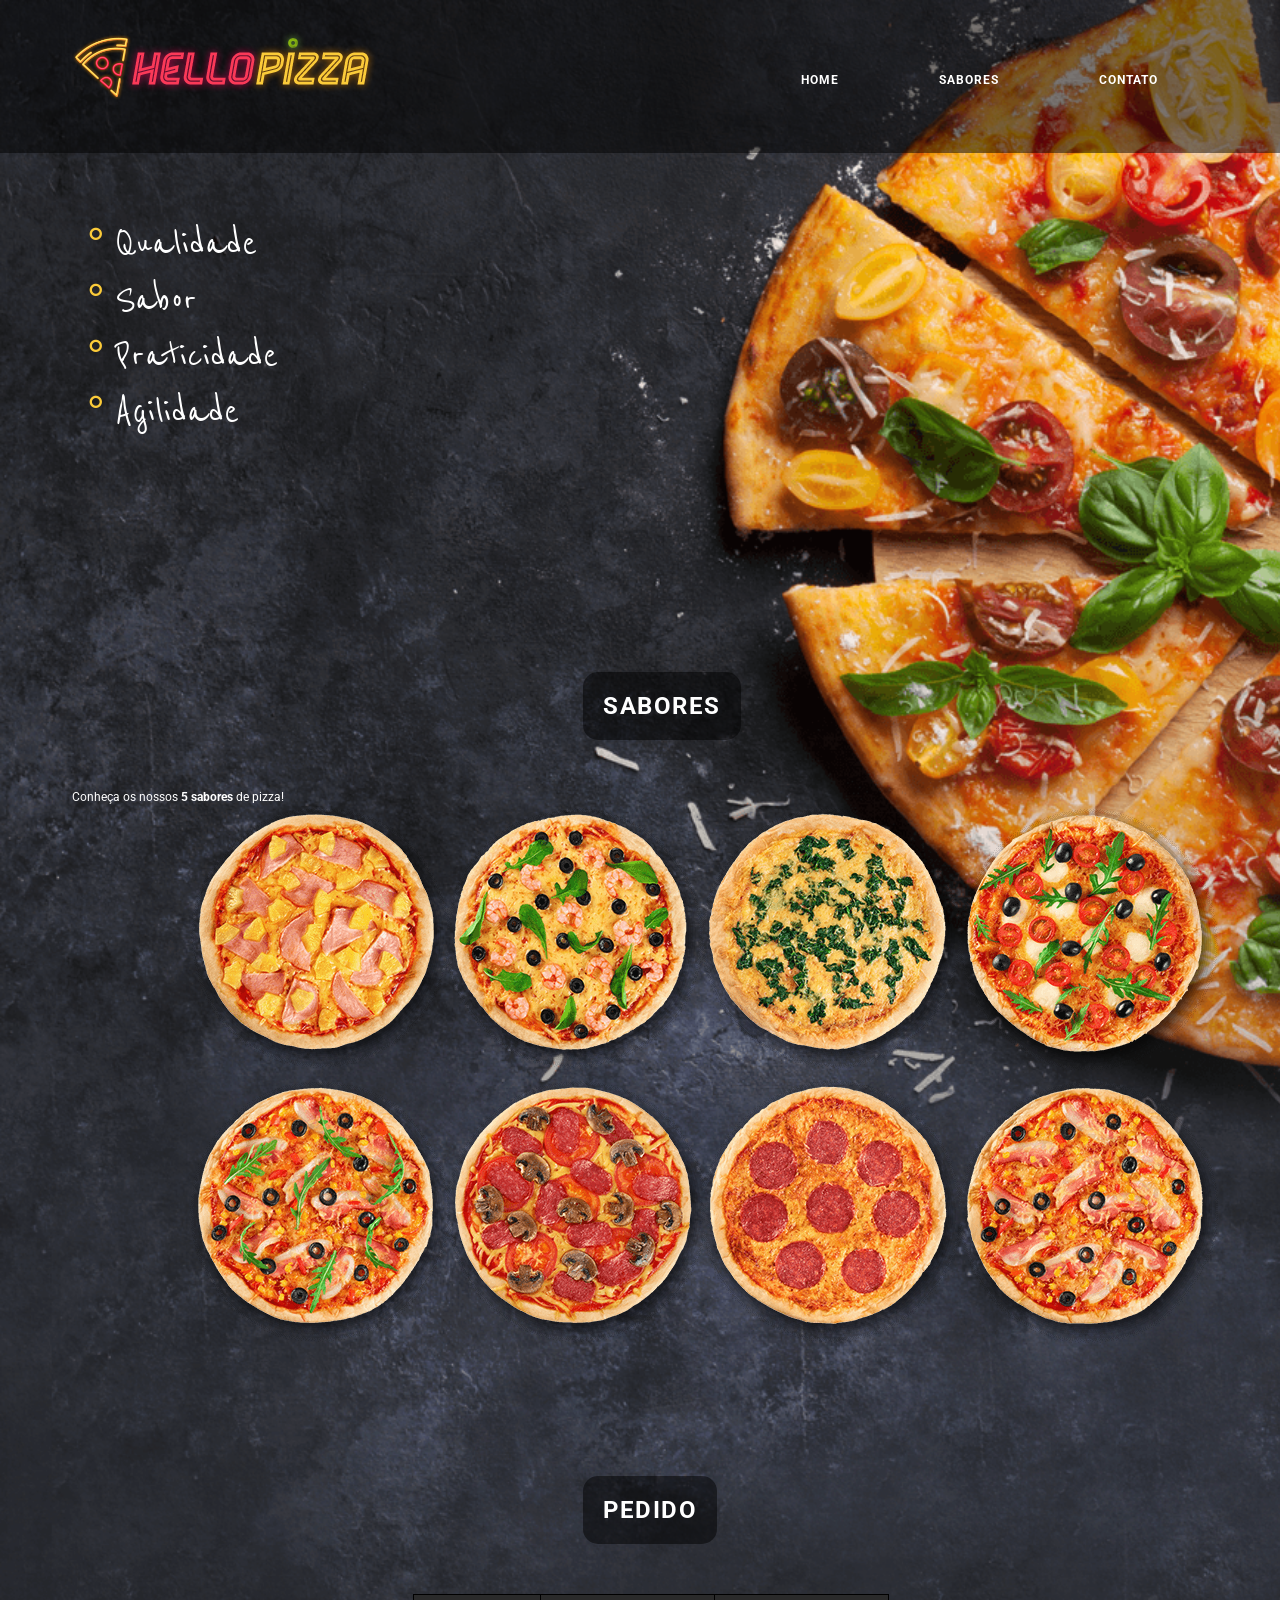
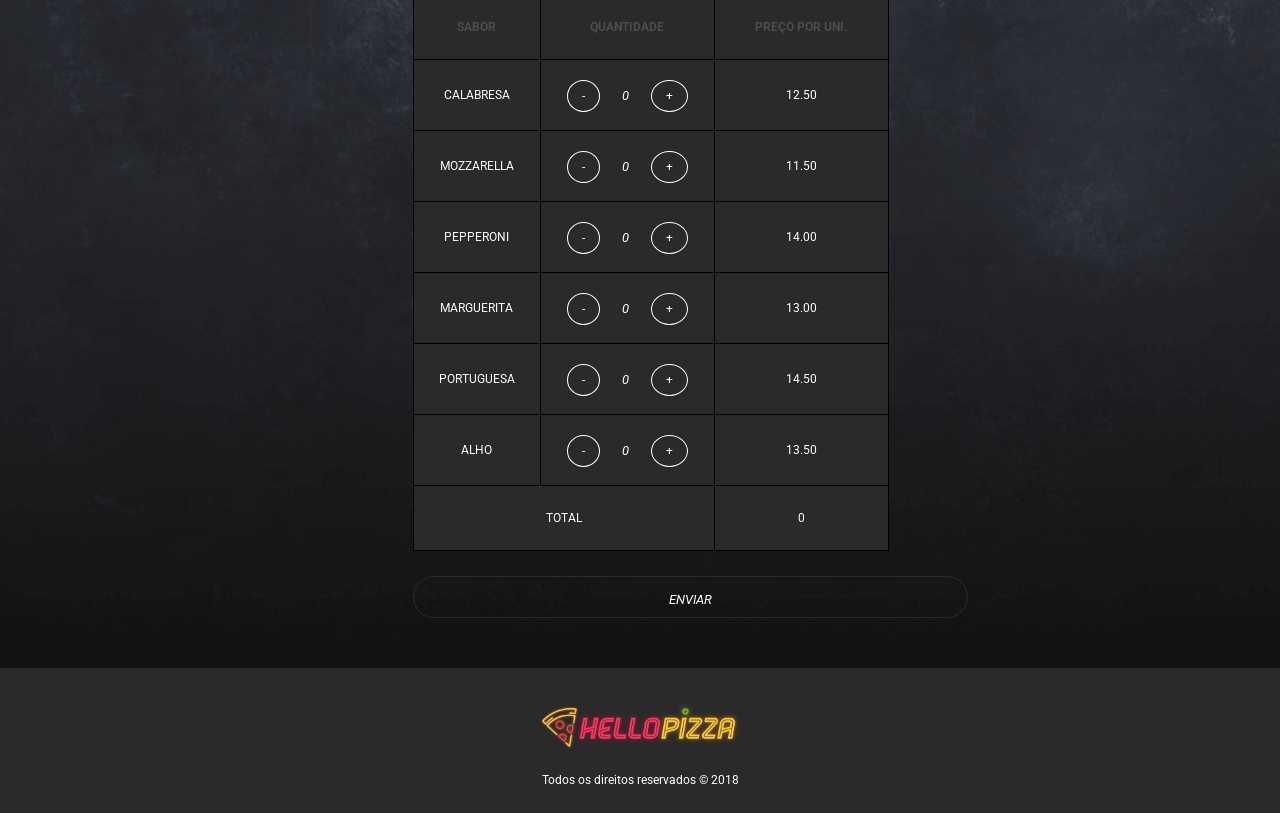
<file: index.html>
<!DOCTYPE html>
<html>

<head>
	<title>Hello Pizza</title>
	<meta charset="utf-8" />
	<meta http-equiv="X-UA-Compatible" content="IE=edge">
	<meta name="viewport" content="width=device-width, initial-scale=1">
	<link rel="stylesheet" type="text/css" href="css/style.css">
	<link href="https://fonts.googleapis.com/css?family=Baloo|Reenie+Beanie|Roboto:400,500,500i" rel="stylesheet">
</head>

<body>
	<header>
		<h1>Hello Pizza</h1>
		<nav>
			<ul>
				<li>
					<a href="#">Home</a>
				</li>
				<li>
					<a href="#">Sabores</a>
				</li>
				<li>
					<a href="#">Contato</a>
				</li>
			</ul>
		</nav>
	</header>
	<section>
		<ul id="vantagens">
			<li>Qualidade</li>
			<li>Sabor</li>
			<li>Praticidade</li>
			<li>Agilidade</li>
		</ul>
	</section>
	<section>
		<h2>Sabores</h2>
		<p>Conheça os nossos
			<strong>5 sabores </strong> de pizza!</p>
		<img src="img/sabores-pizzas.png" id="pizza-sabores" />
	</section>
	<section>
		<h2>Pedido</h2>
		<form name="pedido" action="http://arquivo.devmedia.com.br/projeto/requisicao.php" method="POST">
			<table>
				<thead>
					<tr>
						<th>Sabor</th>
						<th>Quantidade</th>
						<th>Preço por uni.</th>
					</tr>
				</thead>
				<tbody>
					<tr class="item">
						<td>Calabresa</td>
						<td>
							<a class="btn-decrementa">-</a>
							<input max="9" class="quantidade" value="0" type="number" name="calabresa">
							<a class="btn-incrementa">+</a>
						</td>
						<td class="preco-item">12.50</td>
					</tr>
					<tr class="item">
						<td>Mozzarella</td>
						<td>
							<a class="btn-decrementa">-</a>
							<input max="9" class="quantidade" value="0" type="number" name="mozzarella">
							<a class="btn-incrementa">+</a>
						</td>
						<td class="preco-item">11.50</td>
					</tr>
					<tr class="item">
						<td>Pepperoni</td>
						<td>
							<a class="btn-decrementa">-</a>
							<input max="9" class="quantidade" value="0" type="number" name="pepperoni">
							<a class="btn-incrementa">+</a>
						</td>
						<td class="preco-item">14.00</td>
					</tr>
					<tr class="item">
						<td>Marguerita</td>
						<td>
							<a class="btn-decrementa">-</a>
							<input max="9" class="quantidade" value="0" type="number" name="marguerita">
							<a class="btn-incrementa">+</a>
						</td>
						<td class="preco-item">13.00</td>
					</tr>
					<tr class="item">
						<td>Portuguesa</td>
						<td>
							<a class="btn-decrementa">-</a>
							<input max="9" class="quantidade" value="0" type="number" name="portuguesa">
							<a class="btn-incrementa">+</a>
						</td>
						<td class="preco-item">14.50</td>
					</tr>
					<tr class="item">
						<td>Alho</td>
						<td>
							<a class="btn-decrementa">-</a>
							<input max="9" class="quantidade" value="0" type="number" name="alho">
							<a class="btn-incrementa">+</a>
						</td>
						<td class="preco-item">13.50</td>
					</tr>
				</tbody>
				<tfoot>
					<tr>
						<td colspan="2">Total</td>
						<td id="total">0</td>
					</tr>
				</tfoot>
			</table>
			<input type="submit" value="enviar" />
		</form>
	</section>
	<footer>
		<a href="#" id="logo-hellopizza">Hello Pizza</a>
		<p>Todos os direitos reservados &copy; 2018</p>
	</footer>
	<script src="app.js"></script>
</body>

</html>
</file>
<file: css/style.css>
* {
	margin: 0;
	padding: 0;
}

body {
	background-color: #131313;
	background-image: url("../img/background-pizza.png");
	background-repeat: no-repeat;
	background-size: cover;
}

header {
	background-color: rgba(0, 0, 0, 0.5);
	height: 123px;
	padding: 30px 72px 0 72px;
}

h1, footer a {
	height: 70px;
	width: 304px;
	overflow: hidden;
	text-indent: -9999px;
	background: url("../img/logo-helloPizza.png") 0 0 no-repeat;
	display: block;
}

h2 {
	color:#fff;
	font-family: 'Roboto', sans-serif;
	padding: 20px;
	background-color: rgba(0, 0, 0, 0.5);
	border-radius: 15px;
	display:inline-block; 
	text-transform: uppercase;
	letter-spacing: 1.5px;
	float: left;
	margin: 50px 45%;
}

section {
	clear: both;
	padding: 30px 72px 0 72px;
	position: relative;
	margin:0 0 50px 0;
}

img#pizza-sabores {
	display: block;
	clear: both;
	margin: 0 10%;
}

nav {
	float: right;
	margin-top: -30px;
}

nav ul {
	list-style: none;
	display: block;
}

nav ul li {
	float: left;
	margin:0 50px;
}

nav ul li a {
	color:#fff;
	text-decoration: none;
	text-transform: uppercase;
	font-family: 'Roboto', sans-serif;
	font-size: 12px;
	font-weight: bold;
	letter-spacing: 1px
}

ul#vantagens {
    list-style: none;
    float: left;
    margin: 30px 0 150px 0;
}

ul#vantagens li {
    font-family: 'Reenie Beanie', cursive;
    color: #fff;
    font-size: 2.75em;
    margin: 5px;
}

ul#vantagens li::before {
  content: "\00b0 ";
  color: #fbcb39;
  font-family: sans-serif;
  font-size: 1em;
  vertical-align: bottom;
  margin: 25px 10px 0 10px;
}

table {
	width: 100%;
	background-color: #2a2a2a;
	clear: both;
	border-collapse: collapse;
	text-transform: uppercase;
	margin-top:100px;
}

th, td, p, label {
	font-size: 12px;
	color:#fff;
	font-family: 'Roboto', sans-serif;
}

th {
	color: #4d4d4d;
	font-weight: bold;
}

th, td {
	border:1px #000 solid;
	padding: 25px;
	text-align: center;
	width: 20%;
}

form {
	clear: both;
	margin:0 30%;
}

form label {
	margin:15px 0;
	display: block;
	text-transform: uppercase;
}

form input, form textarea {
	border:1px solid #2a2a2a;
	height: 10px;
	width: 500px;
	border-radius: 30px;
	background-color: transparent;
	display: block;
	padding: 25px 25px;
	font-family: 'Roboto', sans-serif;
	text-transform: uppercase;
	color: #fff;
	font-style: italic;
}

form textarea {
	height: 200px;
	font-size: 0.75em;
}

input[type="submit"] {
    width: 555px;
    margin: 25px 0;
    padding-top: 15px;
}

input:focus,
select:focus,
textarea:focus,
button:focus {
    outline: none;
}

footer {
    height: 100px;
    background-color: #2a2a2a;
    position: relative;
    padding: 35px 0 10px 0;
}

footer a {
    width: 200px;
    background-size: 200px 46px;
    background-repeat: no-repeat;
    display: block;
    margin: 0px auto;
}

footer p {
	text-align: center;
}

.texto-positivo {
	color: #87b50f;
}

.texto-negativo {
	color: #fb3958;
}

form a {
	cursor: pointer;
	border: 1.3px solid #fff;
	padding: 8px 14px;
	border-radius: 50%;
}

form a:hover {
	background-color: #6d6d6d6d;
}

form a:active {
	background-color: #777;
}

input.quantidade {
	text-align: center;
	border: none;
	display: inline;
	width: 30px;
	padding: 5px 0px;
	margin-left: 15px;
}

form td:nth-child(2){
	min-width: 123px;
}
</file>
